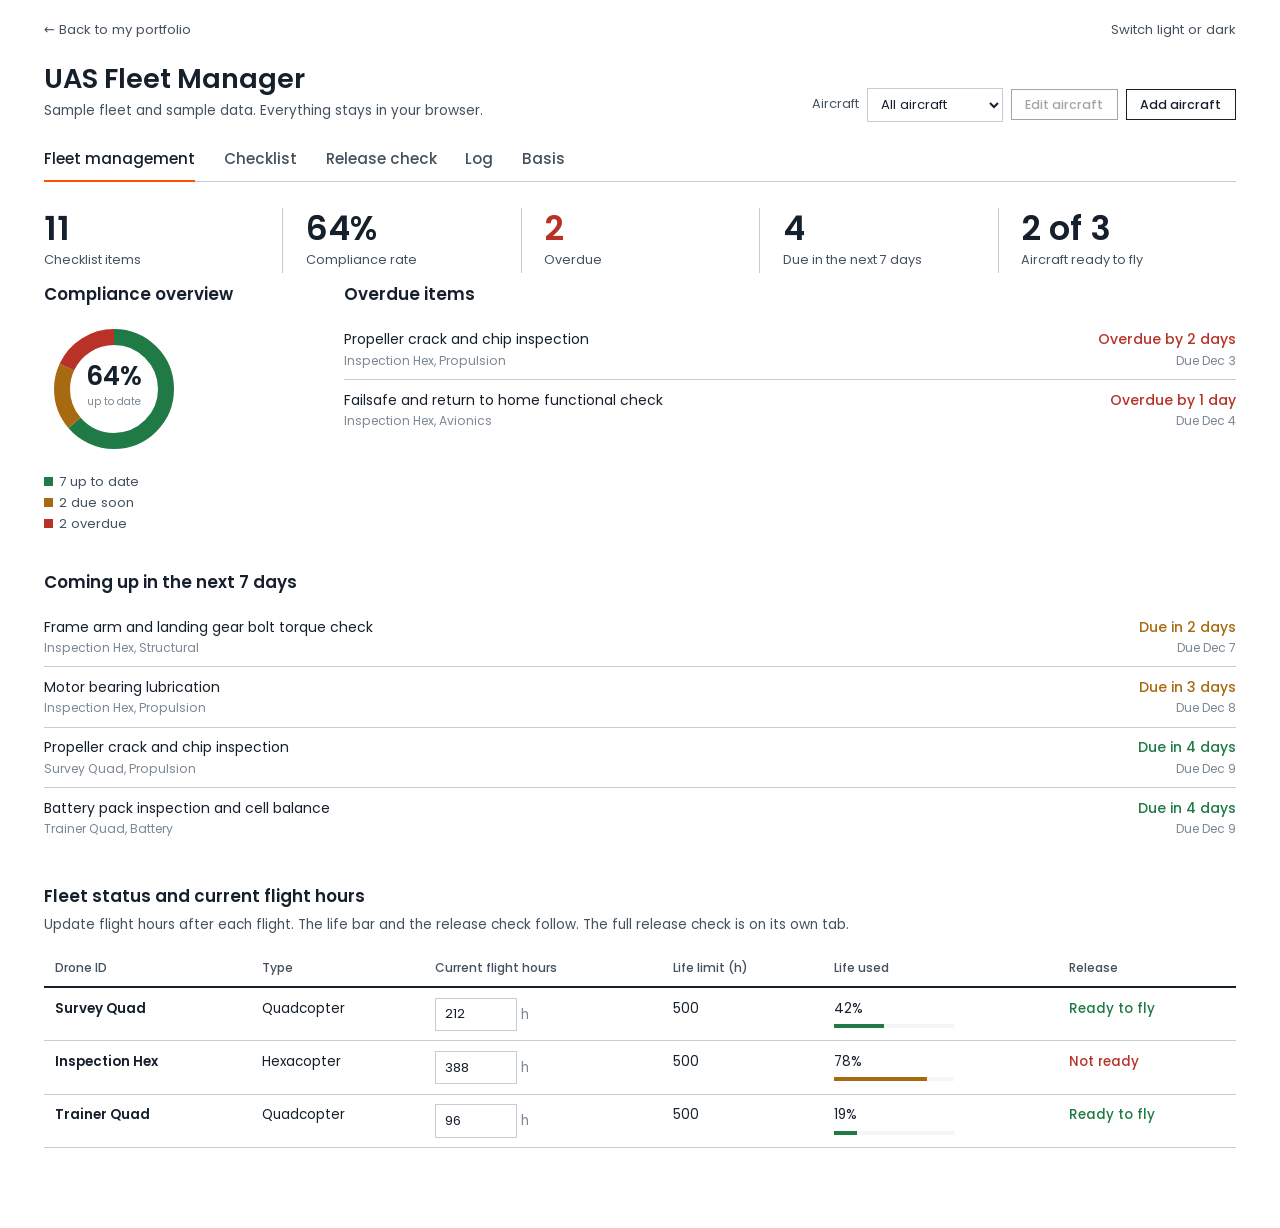
<file: tools/uav-maintenance-tracker.html>
<!DOCTYPE html>
<html lang="en">
<head>
<meta charset="UTF-8">
<meta name="viewport" content="width=device-width, initial-scale=1">
<script>
(function () {
  try {
    var t = localStorage.getItem('theme');
    if (!t) t = (window.matchMedia && window.matchMedia('(prefers-color-scheme: dark)').matches) ? 'dark' : 'light';
    document.documentElement.setAttribute('data-theme', t);
  } catch (e) { document.documentElement.setAttribute('data-theme', 'light'); }
})();
</script>
<title>UAS Fleet Manager | Kevin Thomas Fernandez</title>
<meta name="description" content="A maintenance and release check tracker for small UAS. Sample data only. Built from public guidance." />
<style>
@font-face{font-family:'Poppins';src:url('../assets/fonts/Poppins-Regular.ttf') format('truetype');font-weight:400}
@font-face{font-family:'Poppins';src:url('../assets/fonts/Poppins-Medium.ttf') format('truetype');font-weight:500}
@font-face{font-family:'Poppins';src:url('../assets/fonts/Poppins-SemiBold.ttf') format('truetype');font-weight:600}
:root{--bg:#ffffff;--ink:#16202c;--muted:#44515f;--faint:#7c8894;--accent:#ff4f00;--panel:#f5f5f5;--line:#c7ccd2;--ok:#1f7a45;--warn:#a86a10;--bad:#b83227}
html[data-theme="dark"]{color-scheme:dark;--bg:#0b0f14;--ink:#e8edf2;--muted:#a9b4c0;--faint:#7d8896;--accent:#ff6a2b;--panel:#161d26;--line:#2f3b4a;--ok:#4cc38a;--warn:#e0a94a;--bad:#f0685b}
*{box-sizing:border-box}
body{margin:0;background:var(--bg);color:var(--ink);font:400 14px/1.6 "Poppins",system-ui,sans-serif}
a{color:inherit}
.wrap{max-width:1240px;margin:0 auto;padding:1.2rem 24px 5rem}
.top{display:flex;justify-content:space-between;gap:1rem;flex-wrap:wrap;font-size:.82rem}
.top a{color:var(--muted);text-decoration:none}.top a:hover{color:var(--accent)}
.head{display:flex;justify-content:space-between;align-items:flex-end;gap:1.5rem;flex-wrap:wrap;margin:1.4rem 0 1rem}
h1{font-size:1.7rem;font-weight:600;margin:0;line-height:1.2}
.bar-sel{display:flex;gap:.5rem;align-items:center;flex-wrap:wrap}
.bar-sel label{font-size:.8rem;color:var(--muted)}
.btn{background:transparent;border:1px solid var(--ink);color:var(--ink);padding:.35rem .85rem;font:500 .78rem "Poppins",sans-serif;cursor:pointer;transition:all .2s}
.btn:hover{background:var(--ink);color:var(--bg)}
.btn.sm{padding:.15rem .55rem;font-size:.72rem}
.btn.danger{border-color:var(--bad);color:var(--bad)}.btn.danger:hover{background:var(--bad);color:#fff}
.btn[disabled]{opacity:.4;cursor:default}.btn[disabled]:hover{background:transparent;color:var(--ink)}
.fi{background:var(--bg);border:1px solid var(--line);color:var(--ink);padding:.35rem .55rem;font:400 .82rem "Poppins",sans-serif}
.fi:focus{outline:1px solid var(--accent)}
.tabs{display:flex;gap:1.8rem;border-bottom:1px solid var(--line);margin-bottom:1.6rem}
.tabs button{background:none;border:0;border-bottom:2px solid transparent;padding:.6rem 0;font:500 .95rem "Poppins",sans-serif;color:var(--muted);cursor:pointer;margin-bottom:-1px}
.tabs button.on{color:var(--ink);border-bottom-color:var(--accent)}
.pane{display:none}.pane.on{display:block}
h2{font-size:1.05rem;font-weight:600;margin:2.2rem 0 .7rem}
h2:first-child{margin-top:0}
.sub{color:var(--muted);font-size:.85rem;margin:-.4rem 0 .8rem}
.stats{display:flex;flex-wrap:wrap;margin:0 0 .5rem}
.stat{flex:1 1 150px;padding:.2rem 1.4rem;border-left:1px solid var(--line)}
.stat:first-child{border-left:0;padding-left:0}
.stat b{display:block;font-size:2.1rem;font-weight:600;line-height:1.1}
.stat span{font-size:.8rem;color:var(--muted)}
.cols{display:grid;grid-template-columns:260px 1fr;gap:2.5rem;align-items:start}
@media(max-width:820px){.cols{grid-template-columns:1fr}}
.donut{display:flex;flex-direction:column;align-items:flex-start;gap:.7rem}
.legend{font-size:.82rem;color:var(--muted)}
.legend i{display:inline-block;width:9px;height:9px;margin-right:.4rem}
.list .it{display:flex;justify-content:space-between;gap:1rem;padding:.55rem 0;border-bottom:1px solid var(--line)}
.list .it:last-child{border-bottom:0}
.list small{display:block;color:var(--faint);font-size:.76rem}
.empty{color:var(--faint);font-size:.88rem;padding:.4rem 0}
.t{color:var(--faint)}
.late{color:var(--bad);font-weight:500;white-space:nowrap}
.soon{color:var(--warn);font-weight:500;white-space:nowrap}
.okc{color:var(--ok);font-weight:500;white-space:nowrap}
table{border-collapse:collapse;width:100%}
th{font-weight:500;font-size:.76rem;color:var(--muted);text-align:left;padding:.55rem .7rem;border-bottom:2px solid var(--ink);white-space:nowrap}
td{padding:.6rem .7rem;border-bottom:1px solid var(--line);vertical-align:top;font-size:.84rem}
td small{display:block;color:var(--faint);font-size:.74rem}
.tw{overflow-x:auto}
.mono{font-variant-numeric:tabular-nums;white-space:nowrap}
.bar{height:4px;background:var(--panel);width:120px;margin-top:.3rem}
.bar i{display:block;height:100%;background:var(--ok)}.bar i.w{background:var(--warn)}.bar i.b{background:var(--bad)}
.hrs{width:82px}
.rel{margin:0 0 1.4rem}
.rel h3{font-size:.95rem;font-weight:600;margin:0 0 .3rem;display:flex;gap:.8rem;align-items:baseline;flex-wrap:wrap}
.rel ul{list-style:none;margin:0 0 .4rem;padding:0}
.rel li{display:flex;gap:.6rem;padding:.12rem 0;font-size:.86rem}
.rel .m{width:1rem;font-weight:600;flex:none}
.m.p{color:var(--ok)}.m.f{color:var(--bad)}.m.w{color:var(--warn)}
.rel .dv{display:flex;gap:.5rem;align-items:center;flex-wrap:wrap;padding:.25rem 0;font-size:.84rem}
.rel .dv .fi{flex:1;min-width:200px}
.tools{display:flex;gap:.5rem;flex-wrap:wrap;margin-bottom:.9rem}
.tools .fi{min-width:130px}
.tools .grow{flex:1;min-width:180px}
.overlay{position:fixed;inset:0;background:rgba(8,12,18,.72);display:none;align-items:center;justify-content:center;z-index:50;padding:16px}
.overlay.on{display:flex}
.modal{background:var(--bg);border:1px solid var(--line);width:min(520px,100%);max-height:92vh;overflow:auto;padding:1.4rem}
.modal h3{margin:0 0 .2rem;font-size:1.1rem;font-weight:600}
.modal p.s{margin:0 0 .9rem;color:var(--muted);font-size:.82rem}
.fg{margin-bottom:.75rem}.fg label{display:block;font-size:.78rem;color:var(--muted);margin-bottom:.2rem}
.fg .fi{width:100%}
.f2{display:grid;grid-template-columns:1fr 1fr;gap:.7rem}
.foot{display:flex;justify-content:flex-end;gap:.5rem;margin-top:.6rem}
.warnbox{border-left:3px solid var(--bad);padding:.4rem .7rem;font-size:.82rem;margin-bottom:.8rem;color:var(--bad)}
#toast{position:fixed;left:50%;bottom:22px;transform:translateX(-50%);background:var(--ink);color:var(--bg);padding:.5rem 1rem;font-size:.85rem;display:none;z-index:60}
.about{max-width:760px}.about p{color:var(--muted);font-size:.88rem;margin:0 0 .8rem}.about b{color:var(--ink);font-weight:500}
</style>
</head>
<body>
<div class="wrap">
  <div class="top"><a href="../index.html#web-applications">&larr; Back to my portfolio</a><a href="#" id="themeBtn">Switch light or dark</a></div>
  <div class="head">
    <div><h1>UAS Fleet Manager</h1><div class="sub" style="margin:.3rem 0 0">Sample fleet and sample data. Everything stays in your browser.</div></div>
    <div class="bar-sel"><label for="acSel">Aircraft</label><select class="fi" id="acSel"></select>
      <button class="btn" id="editAcBtn" type="button">Edit aircraft</button><button class="btn" id="addAcBtn" type="button">Add aircraft</button></div>
  </div>
  <div class="tabs"><button class="on" data-tab="fleet" type="button">Fleet management</button><button data-tab="check" type="button">Checklist</button><button data-tab="release" type="button">Release check</button><button data-tab="hist" type="button">Log</button><button data-tab="basis" type="button">Basis</button></div>

  <section class="pane on" id="p-fleet">
    <div class="stats" id="stats"></div>
    <div class="cols">
      <div><h2>Compliance overview</h2><div class="donut" id="donut"></div></div>
      <div><h2>Overdue items</h2><div class="list" id="overdue"></div></div>
    </div>
    <h2>Coming up in the next 7 days</h2><div class="list" id="upcoming"></div>
    <h2>Fleet status and current flight hours</h2>
    <p class="sub">Update flight hours after each flight. The life bar and the release check follow. The full release check is on its own tab.</p>
    <div class="tw"><table><thead><tr><th>Drone ID</th><th>Type</th><th>Current flight hours</th><th>Life limit (h)</th><th>Life used</th><th>Release</th></tr></thead><tbody id="fleetBody"></tbody></table></div>
  </section>

  <section class="pane" id="p-check">
    <div class="tools">
      <input class="fi grow" id="q" type="search" placeholder="Search the checklist">
      <select class="fi" id="fFreq"></select><select class="fi" id="fCat"></select>
      <select class="fi" id="fStat"><option value="">Any status</option><option value="over">Overdue</option><option value="soon">Due soon</option><option value="ok">Up to date</option></select>
      <button class="btn" id="addItemBtn" type="button">Add checklist item</button>
      <button class="btn" id="exportBtn" type="button">Download CSV</button>
    </div>
    <div class="tw"><table><thead><tr><th>Drone ID</th><th>Item and category</th><th>Frequency</th><th>Last done</th><th>Next due</th><th>Status</th><th>Action</th><th>Criteria</th><th>Notes</th></tr></thead><tbody id="items"></tbody></table></div>
  </section>

  <section class="pane" id="p-release">
    <div class="tools" style="align-items:center"><label for="relSel" style="font-size:.85rem;color:var(--muted)">Show the release check for</label><select class="fi" id="relSel"></select></div>
    <p class="sub">Is this aircraft ready to fly today? The checks below follow the ideas in FAA AC 25-7D.</p>
    <div id="gates"></div>
  </section>

  <section class="pane" id="p-basis">
    <p class="sub">The reasoning behind the release check and the due dates, and where it comes from.</p>
    <h2>How the checks are worked out</h2>
    <div class="about">
      <p><b>Intervals tighten as parts age.</b> Past 75 percent of a part's life the interval drops to 75 percent of normal, and past 90 percent to half. This follows the idea in FAA AC 25-7D (paragraph 15.2.2.2) that inspections should get more frequent as life accumulates.</p>
      <p><b>Functional checks count toward readiness.</b> AC 25-7D (paragraph 4.4.9.2.5) treats the frequency of functional and ground checks as part of judging reliability, so an overdue functional check keeps an aircraft from being marked ready.</p>
      <p><b>The aircraft has to match its baseline.</b> AC 25-7D (paragraph 3.1.2.4, from 14 CFR 21.35) says a test aircraft must conform to its design for the test being flown, and any difference must be shown not to matter. Each aircraft has a baseline check and a list of differences that each need a note.</p>
      <p>AC 25-7D covers transport category airplanes. I borrowed its ideas for small UAS as a working example. It is not an approved maintenance program and does not replace a manufacturer's manual or an operator's procedures.</p>
    </div>
    <h2>References</h2>
    <div class="about">
      <p><a href="https://www.faa.gov/regulations_policies/advisory_circulars/index.cfm/go/document.information/documentid/1033309" target="_blank" rel="noopener">FAA Advisory Circular 25-7D, Flight Test Guide for Certification of Transport Category Airplanes, Including Change 1</a></p>
      <p><a href="https://flighttestsafety.org/rag/rag.php" target="_blank" rel="noopener">FTSC RAG Search Tool, Flight Test Safety Committee</a></p>
    </div>
  </section>

  <section class="pane" id="p-hist">
    <div class="tools"><input class="fi grow" id="hq" type="search" placeholder="Search the log"><button class="btn" id="exportLogBtn" type="button">Download log as CSV</button><button class="btn danger" id="clearHist" type="button">Clear log</button></div>
    <div class="tw"><table><thead><tr><th>Time</th><th>Drone ID</th><th>Item</th><th>Frequency</th><th>By</th><th>Result</th><th>Notes</th><th>Evidence</th></tr></thead><tbody id="hbody"></tbody></table></div>
  </section>
</div>

<div class="overlay" id="cmpModal"><div class="modal">
  <h3>Log completion</h3><p class="s" id="cmpTitle"></p>
  <div class="f2"><div class="fg"><label>Date done</label><input class="fi" id="cmpDate" type="date"></div>
  <div class="fg"><label id="cmpByLbl">Your initials</label><input class="fi" id="cmpBy" maxlength="6" placeholder="KF"></div></div>
  <div id="cmpCrit" class="warnbox">This item needs sign-off, so initials are required.</div>
  <div class="fg"><label>Result</label><select class="fi" id="cmpRes"><option value="Pass">Pass, all checks clear</option><option value="Pass with notes">Pass with notes</option><option value="Fail">Fail, needs re-inspection</option><option value="N/A">Not applicable this cycle</option></select></div>
  <div class="fg"><label>Notes</label><textarea class="fi" id="cmpNotes" rows="3" placeholder="What you found"></textarea></div>
  <div class="fg"><label>Photo or evidence link (optional)</label><input class="fi" id="cmpLink" type="url" placeholder="https://"></div>
  <div class="foot"><button class="btn" data-close type="button">Cancel</button><button class="btn" id="cmpOk" type="button">Save</button></div>
</div></div>

<div class="overlay" id="itemModal"><div class="modal">
  <h3 id="itHead">Add checklist item</h3><p class="s">The next due date comes from the last done date and the frequency.</p>
  <div class="f2"><div class="fg"><label>Drone ID</label><select class="fi" id="nAc"></select></div>
  <div class="fg"><label>Category</label><select class="fi" id="nCat"></select></div></div>
  <div class="fg"><label>Item</label><input class="fi" id="nName" placeholder="Propeller crack and chip inspection"></div>
  <div class="f2"><div class="fg"><label>Check type</label><select class="fi" id="nType"><option>Inspection</option><option>Functional check</option><option>Servicing</option><option>Replacement</option></select></div>
  <div class="fg"><label>Frequency</label><select class="fi" id="nFreq"></select></div></div>
  <div class="f2"><div class="fg" id="nDaysWrap"><label>Custom interval (days)</label><input class="fi" id="nDays" type="number" min="1" value="30"></div>
  <div class="fg"><label>Last done</label><input class="fi" id="nLast" type="date"></div></div>
  <div class="fg"><label>Criteria, what passing looks like</label><textarea class="fi" id="nCrit" rows="2" placeholder="No cracks, chips or delamination"></textarea></div>
  <div class="f2"><div class="fg"><label>Life used (hours or cycles)</label><input class="fi" id="nUsed" type="number" min="0" value="0"></div>
  <div class="fg"><label>Life limit (0 for none)</label><input class="fi" id="nMax" type="number" min="0" value="0"></div></div>
  <div class="fg"><label><input type="checkbox" id="nSign"> Needs sign-off initials</label></div>
  <div class="foot"><button class="btn danger" id="itDel" type="button" style="margin-right:auto">Delete item</button><button class="btn" data-close type="button">Cancel</button><button class="btn" id="nOk" type="button">Save</button></div>
</div></div>

<div class="overlay" id="acModal"><div class="modal">
  <h3 id="acHead">Add aircraft</h3><p class="s">Flight hours and the life limit drive the life bar and the release check.</p>
  <div class="f2"><div class="fg"><label>Drone ID</label><input class="fi" id="aName" placeholder="Survey Quad"></div>
  <div class="fg"><label>Type</label><input class="fi" id="aType" placeholder="Quadcopter, fixed wing"></div></div>
  <div class="f2"><div class="fg"><label>Current flight hours</label><input class="fi" id="aHours" type="number" min="0" step="0.1" value="0"></div>
  <div class="fg"><label>Airframe life limit (hours)</label><input class="fi" id="aLife" type="number" min="1" value="500"></div></div>
  <div class="fg" id="aStarterWrap"><label><input type="checkbox" id="aStarter" checked> Start with a basic checklist (propeller, battery, failsafe, frame)</label></div>
  <div class="foot"><button class="btn danger" id="aDel" type="button" style="margin-right:auto">Remove aircraft</button><button class="btn" data-close type="button">Cancel</button><button class="btn" id="aOk" type="button">Save</button></div>
</div></div>
<div id="toast"></div>
<script>
(function(){
'use strict';
var KEY='uasmt_v3';
var TODAY=new Date();TODAY.setHours(0,0,0,0);
var MON=['Jan','Feb','Mar','Apr','May','Jun','Jul','Aug','Sep','Oct','Nov','Dec'];
var FREQ={'Weekly':7,'Biweekly':14,'Monthly':30,'6 Weeks':42,'Bi-monthly':60,'As released':0,'Custom':0};
var CATS=['Structural','Propulsion','Battery','Avionics','Firmware','Payload','Other'];
function iso(d){var x=new Date(d);return x.getFullYear()+'-'+String(x.getMonth()+1).padStart(2,'0')+'-'+String(x.getDate()).padStart(2,'0');}
function addD(s,n){var d=new Date(s+'T00:00:00');d.setDate(d.getDate()+n);return iso(d);}
function daysTo(s){return Math.round((new Date(s+'T00:00:00')-TODAY)/86400000);}
function ago(n){return iso(new Date(TODAY.getTime()-n*86400000));}
function fmt(s){if(!s)return '';var d=new Date(s+'T00:00:00');return MON[d.getMonth()]+' '+d.getDate();}
function plural(n,w){return n+' '+w+(n===1?'':'s');}
function esc(s){return String(s==null?'':s).replace(/[&<>"]/g,function(c){return {'&':'&amp;','<':'&lt;','>':'&gt;','"':'&quot;'}[c];});}
function $(id){return document.getElementById(id);}

function seed(){
  function T(id,ac,name,cat,type,freq,last,crit,sign,used,max){return {id:id,ac:ac,name:name,cat:cat,type:type,freq:freq,days:FREQ[freq]||30,last:last,crit:crit,used:used||0,max:max||0,sign:!!sign,result:'Pass',notes:''};}
  var P='No cracks, chips, bends or delamination. Hub and bolts tight.',B='No swelling, heat marks or damaged leads. Cell voltage spread inside the maker limit.',F='Aircraft reacts to link loss and low battery as configured.',A='No cracks, loose or stripped bolts. Arms and gear seated.';
  return {next:20,initials:'',
    aircraft:[
      {id:'Survey Quad',type:'Quadcopter',hours:212,life:500,conforms:true,deviations:[]},
      {id:'Inspection Hex',type:'Hexacopter',hours:388,life:500,conforms:true,deviations:[{text:'Aftermarket antenna mount fitted',noEffect:''}]},
      {id:'Trainer Quad',type:'Quadcopter',hours:96,life:500,conforms:true,deviations:[]}],
    tasks:[
      T(1,'Survey Quad','Propeller crack and chip inspection','Propulsion','Inspection','Weekly',ago(3),P,true),
      T(2,'Survey Quad','Battery pack inspection and cell balance','Battery','Inspection','Monthly',ago(12),B,false,35,50),
      T(3,'Survey Quad','Failsafe and return to home functional check','Avionics','Functional check','Biweekly',ago(6),F,true),
      T(4,'Inspection Hex','Propeller crack and chip inspection','Propulsion','Inspection','Weekly',ago(9),P,true),
      T(5,'Inspection Hex','Motor bearing lubrication','Propulsion','Servicing','Monthly',ago(20),'Bearings spin freely and quietly, no roughness.',false,400,500),
      T(6,'Inspection Hex','Frame arm and landing gear bolt torque check','Structural','Inspection','Monthly',ago(28),A,false),
      T(7,'Inspection Hex','Failsafe and return to home functional check','Avionics','Functional check','Biweekly',ago(15),F,true),
      T(8,'Trainer Quad','Flight controller firmware verified against baseline','Firmware','Inspection','As released',ago(30),'Firmware version and parameters match the baseline record.',false),
      T(9,'Trainer Quad','ESC calibration check','Propulsion','Functional check','Bi-monthly',ago(41),'All motors start together and respond evenly.',false),
      T(10,'Trainer Quad','GPS antenna and connector inspection','Avionics','Inspection','Monthly',ago(10),'Connector seated, cable undamaged, lock acquired quickly.',false),
      T(11,'Trainer Quad','Battery pack inspection and cell balance','Battery','Inspection','Monthly',ago(26),B,false,12,50)],
    history:[]};
}
var S,sel='',relSel='';
function load(){try{var r=localStorage.getItem(KEY);S=r?JSON.parse(r):seed();}catch(e){S=seed();}}
function save(){try{localStorage.setItem(KEY,JSON.stringify(S));}catch(e){}}

/* interval logic: tightens as life is used (AC 25-7D 15.2.2.2 idea) */
function frac(t){return t.max>0?t.used/t.max:0;}
function factor(t){var f=frac(t);return f>=0.9?0.5:f>=0.75?0.75:1;}
function base(t){return t.freq==='Custom'||!FREQ.hasOwnProperty(t.freq)?t.days:FREQ[t.freq];}
function eff(t){var b=base(t);return b?Math.max(1,Math.round(b*factor(t))):0;}
function due(t){if(t.result==='Fail')return iso(TODAY);var e=eff(t);return e?addD(t.last,e):'';}
function stat(t){var d=due(t);if(!d)return 'ok';var n=daysTo(d);return n<0?'over':n<=3?'soon':'ok';}
function mine(){return S.tasks.filter(function(t){return !sel||t.ac===sel;});}
function fleet(){return S.aircraft.filter(function(a){return !sel||a.id===sel;});}
function toast(m){var t=$('toast');t.textContent=m;t.style.display='block';clearTimeout(toast._t);toast._t=setTimeout(function(){t.style.display='none';},2400);}
function when(d){return d<0?'Overdue by '+plural(-d,'day'):d===0?'Due today':'Due in '+plural(d,'day');}
function stTxt(t){var s=stat(t);if(t.result==='Fail')return '<span class="late">Failed, re-inspect</span>';var d=due(t);return s==='over'?'<span class="late">'+when(daysTo(d))+'</span>':s==='soon'?'<span class="soon">'+when(daysTo(d))+'</span>':'<span class="okc">Up to date</span>';}

/* ---------- release check (AC 25-7D ideas) ---------- */
function gate(a){
  var items=[],ok=true,m=S.tasks.filter(function(t){return t.ac===a.id;});
  function add(k,x){items.push({k:k,text:x});if(k==='f')ok=false;}
  var lc=m.filter(function(t){return t.sign&&stat(t)==='over';});
  var lf=m.filter(function(t){return t.type==='Functional check'&&stat(t)==='over';});
  var fl=m.filter(function(t){return t.result==='Fail';});
  var lo=m.filter(function(t){return !t.sign&&t.type!=='Functional check'&&stat(t)==='over';});
  if(lc.length)lc.forEach(function(t){add('f','Sign-off item overdue: '+t.name);});else add('p','No sign-off items overdue');
  if(lf.length)lf.forEach(function(t){add('f','Functional check overdue: '+t.name);});else add('p','Functional checks are current');
  if(fl.length)fl.forEach(function(t){add('f','Last result was a fail: '+t.name);});else add('p','No failed checks open');
  lo.forEach(function(t){add('w','Overdue, does not block flight: '+t.name);});
  if(!a.conforms)add('f','Aircraft does not match its baseline');else add('p','Aircraft matches its baseline');
  a.deviations.forEach(function(d){if(!d.noEffect||!d.noEffect.trim())add('f','Needs a note on why this does not affect the flight: '+d.text);else add('p','Difference explained: '+d.text);});
  var p=a.life>0?a.hours/a.life:0;if(p>=1)add('f','Airframe has reached its life limit');else if(p>=0.9)add('w','Airframe is past 90 percent of its life');
  return {ok:ok,items:items};
}

/* ---------- fleet management ---------- */
function donut(ok,soon,over){
  var tot=ok+soon+over;if(!tot)return '<div class="empty">No checklist items yet.</div>';
  var r=52,c=2*Math.PI*r,off=0,segs='';
  [[ok,'var(--ok)'],[soon,'var(--warn)'],[over,'var(--bad)']].forEach(function(x){if(!x[0])return;var l=x[0]/tot*c;segs+='<circle r="'+r+'" cx="70" cy="70" fill="none" stroke="'+x[1]+'" stroke-width="16" stroke-dasharray="'+l+' '+(c-l)+'" stroke-dashoffset="'+(-off)+'" transform="rotate(-90 70 70)"/>';off+=l;});
  return '<svg width="140" height="140" viewBox="0 0 140 140">'+segs+'<text x="70" y="66" text-anchor="middle" font-size="26" font-weight="600" fill="var(--ink)" font-family="Poppins,sans-serif">'+Math.round(ok/tot*100)+'%</text><text x="70" y="86" text-anchor="middle" font-size="10" fill="var(--faint)" font-family="Poppins,sans-serif">up to date</text></svg>'+
   '<div class="legend"><div><i style="background:var(--ok)"></i>'+ok+' up to date</div><div><i style="background:var(--warn)"></i>'+soon+' due soon</div><div><i style="background:var(--bad)"></i>'+over+' overdue</div></div>';
}
function itemRow(t){var d=due(t)?daysTo(due(t)):null;var st=(stat(t)==='ok'&&d!==null)?'<span class="okc">'+when(d)+'</span>':stTxt(t);return '<div class="it"><div>'+esc(t.name)+'<small>'+esc(t.ac)+', '+esc(t.cat)+'</small></div><div style="text-align:right">'+st+'<small>'+(due(t)?'Due '+fmt(due(t)):'')+'</small></div></div>';}
function renderFleet(){
  var m=mine(),ov=m.filter(function(t){return stat(t)==='over';}),so=m.filter(function(t){return stat(t)==='soon';}),ok=m.length-ov.length-so.length;
  var f=fleet(),ready=f.filter(function(a){return gate(a).ok;}).length;
  var wk=m.filter(function(t){var d=due(t);if(!d||t.result==='Fail')return false;var n=daysTo(d);return n>=0&&n<=7;}).sort(function(a,b){return daysTo(due(a))-daysTo(due(b));});
  $('stats').innerHTML='<div class="stat"><b>'+m.length+'</b><span>Checklist items</span></div><div class="stat"><b>'+(m.length?Math.round(ok/m.length*100):0)+'%</b><span>Compliance rate</span></div><div class="stat"><b style="color:var(--bad)">'+ov.length+'</b><span>Overdue</span></div><div class="stat"><b>'+wk.length+'</b><span>Due in the next 7 days</span></div><div class="stat"><b>'+ready+' of '+f.length+'</b><span>Aircraft ready to fly</span></div>';
  $('donut').innerHTML=donut(ok,so.length,ov.length);
  ov.sort(function(a,b){return daysTo(due(a))-daysTo(due(b));});
  $('overdue').innerHTML=ov.length?ov.slice(0,8).map(itemRow).join(''):'<div class="empty">Nothing overdue.</div>';
  $('upcoming').innerHTML=wk.length?wk.map(itemRow).join(''):'<div class="empty">Nothing due in the next 7 days.</div>';
  $('fleetBody').innerHTML=f.map(function(a){var i=S.aircraft.indexOf(a),g=gate(a),p=a.life>0?Math.min(100,Math.round(a.hours/a.life*100)):0;
    return '<tr><td><b>'+esc(a.id)+'</b></td><td>'+esc(a.type||'')+'</td><td><input class="fi hrs" type="number" min="0" step="0.1" value="'+a.hours+'" data-hrs="'+i+'"> <span class="t">h</span></td><td class="mono">'+a.life+'</td><td class="mono">'+p+'%<div class="bar"><i class="'+(p>=90?'b':p>=75?'w':'')+'" style="width:'+p+'%"></i></div></td><td>'+(g.ok?'<span class="okc">Ready to fly</span>':'<span class="late">Not ready</span>')+'</td></tr>';}).join('')||'<tr><td colspan="6" class="empty">No aircraft yet. Use Add aircraft.</td></tr>';

}

function renderRelease(){
  $('gates').innerHTML=S.aircraft.filter(function(a){return a.id===relSel;}).map(function(a){var i=S.aircraft.indexOf(a),g=gate(a);
    return '<div class="rel"><h3>'+esc(a.id)+' <span class="'+(g.ok?'okc':'late')+'" style="font-size:.85rem">'+(g.ok?'Ready to fly':'Not ready to fly')+'</span><label style="font-weight:400;font-size:.8rem;color:var(--muted)"><input type="checkbox" data-conf="'+i+'" '+(a.conforms?'checked':'')+'> Matches baseline configuration</label></h3>'+
     '<ul>'+g.items.map(function(x){return '<li><span class="m '+x.k+'">'+(x.k==='p'?'&#10003;':x.k==='f'?'&#10005;':'!')+'</span><span>'+esc(x.text)+'</span></li>';}).join('')+'</ul>'+
     a.deviations.map(function(d,di){return '<div class="dv"><span>'+esc(d.text)+'</span><input class="fi" placeholder="Why this does not affect the flight" value="'+esc(d.noEffect)+'" data-dn="'+i+':'+di+'"><button class="btn sm danger" data-dd="'+i+':'+di+'" type="button">Remove</button></div>';}).join('')+
     '<div class="dv"><input class="fi" placeholder="Note a difference from baseline, for example a swapped part" data-newdev="'+i+'"><button class="btn sm" data-adddev="'+i+'" type="button">Add</button></div></div>';}).join('');
  if(!relSel)$('gates').innerHTML='<div class="empty">Add an aircraft to run a release check.</div>';
}
/* ---------- checklist ---------- */
function fillSelects(){
  var cur=sel;
  $('acSel').innerHTML='<option value="">All aircraft</option>'+S.aircraft.map(function(a){return '<option>'+esc(a.id)+'</option>';}).join('');
  if(cur&&!S.aircraft.some(function(a){return a.id===cur;}))cur='';
  sel=cur;$('acSel').value=sel;
  $('nAc').innerHTML=S.aircraft.map(function(a){return '<option>'+esc(a.id)+'</option>';}).join('');
  var ff=$('fFreq').value,fc=$('fCat').value;
  $('fFreq').innerHTML='<option value="">Any frequency</option>'+Object.keys(FREQ).map(function(k){return '<option>'+k+'</option>';}).join('');$('fFreq').value=ff;
  $('fCat').innerHTML='<option value="">Any category</option>'+CATS.map(function(k){return '<option>'+k+'</option>';}).join('');$('fCat').value=fc;
  $('nCat').innerHTML=CATS.map(function(k){return '<option>'+k+'</option>';}).join('');
  $('nFreq').innerHTML=Object.keys(FREQ).map(function(k){return '<option>'+k+'</option>';}).join('');
  $('editAcBtn').disabled=!sel;
  if(!S.aircraft.some(function(a){return a.id===relSel;}))relSel=S.aircraft.length?S.aircraft[0].id:'';
  $('relSel').innerHTML=S.aircraft.map(function(a){return '<option>'+esc(a.id)+'</option>';}).join('');$('relSel').value=relSel;
}
function renderItems(){
  var q=$('q').value.toLowerCase(),ff=$('fFreq').value,fc=$('fCat').value,fs=$('fStat').value;
  var rows=mine().filter(function(t){
    if(ff&&t.freq!==ff)return false;if(fc&&t.cat!==fc)return false;if(fs&&stat(t)!==fs)return false;
    if(q&&(t.name+' '+t.ac+' '+t.cat+' '+(t.notes||'')).toLowerCase().indexOf(q)<0)return false;return true;
  }).sort(function(a,b){var x=due(a)||'9999',y=due(b)||'9999';return x<y?-1:x>y?1:0;});
  $('items').innerHTML=rows.map(function(t){var f=factor(t);
    return '<tr><td><b>'+esc(t.ac)+'</b></td><td>'+esc(t.name)+(t.sign?' <span style="color:var(--accent);font-size:.72rem">sign-off</span>':'')+'<small>'+esc(t.cat)+', '+esc(t.type.toLowerCase())+(t.max>0?', life '+t.used+' of '+t.max:'')+'</small></td>'+
     '<td class="mono">'+esc(t.freq==='Custom'?'Every '+t.days+' d':t.freq)+(f<1?'<small style="color:var(--warn)">now every '+eff(t)+' d, near life limit</small>':'')+'</td>'+
     '<td class="mono">'+fmt(t.last)+'</td><td class="mono">'+(due(t)?fmt(due(t)):'When released')+'</td><td>'+stTxt(t)+'</td>'+
     '<td style="white-space:nowrap"><button class="btn sm" data-cmp="'+t.id+'" type="button">Complete</button> <button class="btn sm" data-edit="'+t.id+'" type="button">Edit</button></td>'+
     '<td style="max-width:220px;color:var(--muted)">'+esc(t.criteria||'')+'</td><td style="max-width:200px;color:var(--muted)">'+esc(t.notes||'')+'</td></tr>';
  }).join('')||'<tr><td colspan="9" class="empty" style="text-align:center;padding:1.6rem">No checklist items match.</td></tr>';
}
function renderHist(){
  var q=$('hq').value.toLowerCase();
  var rows=S.history.filter(function(h){return (!sel||h.ac===sel)&&(!q||(h.task+' '+h.ac+' '+h.notes+' '+h.by).toLowerCase().indexOf(q)>=0);});
  $('hbody').innerHTML=rows.map(function(h){var c=h.result==='Fail'?'late':h.result==='Pass'?'okc':'soon';
    return '<tr><td class="mono">'+esc(h.time)+'</td><td><b>'+esc(h.ac)+'</b></td><td>'+esc(h.task)+'</td><td>'+esc(h.freq||'')+'</td><td>'+esc(h.by||'')+'</td><td><span class="'+c+'">'+esc(h.result)+'</span></td><td style="color:var(--muted)">'+esc(h.notes)+'</td><td>'+(h.link?'<a href="'+esc(h.link)+'" target="_blank" rel="noopener">Open</a>':'')+'</td></tr>';}).join('')||'<tr><td colspan="8" class="empty" style="text-align:center;padding:1.6rem">Nothing logged yet. Complete a checklist item and it shows up here.</td></tr>';
}
function renderAll(){fillSelects();renderFleet();renderRelease();renderItems();renderHist();}

/* ---------- actions ---------- */
var cmpId=null,editItem=null,editAc=null;
function byId(id){return S.tasks.filter(function(x){return x.id===id;})[0];}
function openCmp(id){var t=byId(id);if(!t)return;cmpId=id;
  $('cmpTitle').textContent=t.ac+', '+t.name+(t.criteria?'. Pass means: '+t.criteria:'');$('cmpDate').value=iso(TODAY);$('cmpBy').value=S.initials||'';$('cmpNotes').value='';$('cmpLink').value='';$('cmpRes').value='Pass';
  $('cmpCrit').style.display=t.sign?'block':'none';$('cmpByLbl').textContent=t.sign?'Sign-off initials':'Your initials';$('cmpModal').classList.add('on');}
function submitCmp(){
  var t=byId(cmpId);if(!t)return;var by=$('cmpBy').value.trim();
  if(t.sign&&!by){toast('Initials are required for a sign-off item');return;}
  var res=$('cmpRes').value;if(by)S.initials=by;
  t.last=$('cmpDate').value||iso(TODAY);t.result=(res==='N/A'?'Pass':res);t.notes=$('cmpNotes').value.trim();
  S.history.unshift({time:new Date().toISOString().replace('T',' ').slice(0,16),ac:t.ac,task:t.name,freq:t.freq==='Custom'?'Every '+t.days+' d':t.freq,by:by,result:res==='N/A'?'Not applicable':res,notes:t.notes,link:$('cmpLink').value.trim()});
  save();$('cmpModal').classList.remove('on');renderAll();toast(res==='Fail'?'Logged as a fail. The aircraft is not ready until it is re-inspected.':'Saved');
}
function showDays(){$('nDaysWrap').style.visibility=$('nFreq').value==='Custom'?'visible':'hidden';}
function openItem(id){
  if(!S.aircraft.length){toast('Add an aircraft first');return;}
  editItem=id||null;var t=id?byId(id):null;
  $('itHead').textContent=t?'Edit checklist item':'Add checklist item';$('itDel').style.display=t?'inline-block':'none';
  if(t){$('nAc').value=t.ac;$('nCat').value=t.cat;$('nName').value=t.name;$('nType').value=t.type;$('nFreq').value=t.freq;$('nDays').value=t.days;$('nLast').value=t.last;$('nCrit').value=t.criteria||'';$('nUsed').value=t.used;$('nMax').value=t.max;$('nSign').checked=!!t.sign;}
  else{$('nAc').value=sel||S.aircraft[0].id;$('nName').value='';$('nType').value='Inspection';$('nFreq').value='Monthly';$('nDays').value=30;$('nLast').value=iso(TODAY);$('nCrit').value='';$('nUsed').value=0;$('nMax').value=0;$('nSign').checked=false;}
  showDays();$('itemModal').classList.add('on');
}
function submitItem(){
  var n=$('nName').value.trim();if(!n){toast('Give the item a name');return;}
  var fr=$('nFreq').value,dd=Math.max(1,parseInt($('nDays').value,10)||30);
  var v={ac:$('nAc').value,name:n,cat:$('nCat').value,type:$('nType').value,freq:fr,days:fr==='Custom'?dd:(FREQ[fr]||30),last:$('nLast').value||iso(TODAY),criteria:$('nCrit').value.trim(),used:parseFloat($('nUsed').value)||0,max:parseFloat($('nMax').value)||0,sign:$('nSign').checked};
  if(editItem){var t=byId(editItem);Object.keys(v).forEach(function(k){t[k]=v[k];});}else{v.id=S.next++;v.result='Pass';v.notes='';S.tasks.push(v);}
  save();$('itemModal').classList.remove('on');renderAll();toast(editItem?'Item updated':'Item added');
}
function delItem(){if(!editItem||!confirm('Delete this checklist item?'))return;S.tasks=S.tasks.filter(function(x){return x.id!==editItem;});save();$('itemModal').classList.remove('on');renderAll();}
var STARTER=[['Propeller crack and chip inspection','Propulsion','Inspection','Weekly','No cracks, chips, bends or delamination. Hub and bolts tight.',true],['Battery pack inspection and cell balance','Battery','Inspection','Monthly','No swelling, heat marks or damaged leads.',false],['Failsafe and return to home functional check','Avionics','Functional check','Biweekly','Aircraft reacts to link loss and low battery as configured.',true],['Frame arm and landing gear bolt torque check','Structural','Inspection','Monthly','No cracks, loose or stripped bolts.',false]];
function openAc(i){
  editAc=(i===undefined||i===null)?null:i;var a=editAc===null?null:S.aircraft[editAc];
  $('acHead').textContent=a?'Edit aircraft':'Add aircraft';
  $('aName').value=a?a.id:'';$('aType').value=a?(a.type||''):'';$('aHours').value=a?a.hours:0;$('aLife').value=a?a.life:500;
  $('aStarterWrap').style.display=a?'none':'block';$('aDel').style.display=a?'inline-block':'none';$('acModal').classList.add('on');
}
function submitAc(){
  var name=$('aName').value.trim();if(!name){toast('Give the aircraft a Drone ID');return;}
  if(S.aircraft.some(function(x,k){return x.id.toLowerCase()===name.toLowerCase()&&k!==editAc;})){toast('That Drone ID is already in use');return;}
  var hrs=Math.max(0,parseFloat($('aHours').value)||0),life=Math.max(1,parseFloat($('aLife').value)||500),type=$('aType').value.trim();
  if(editAc!==null){var a=S.aircraft[editAc],old=a.id;a.id=name;a.type=type;a.hours=hrs;a.life=life;S.tasks.forEach(function(t){if(t.ac===old)t.ac=name;});S.history.forEach(function(h){if(h.ac===old)h.ac=name;});if(sel===old)sel=name;}
  else{S.aircraft.push({id:name,type:type,hours:hrs,life:life,conforms:true,deviations:[]});
    if($('aStarter').checked)STARTER.forEach(function(x){S.tasks.push({id:S.next++,ac:name,name:x[0],cat:x[1],type:x[2],freq:x[3],days:FREQ[x[3]],last:iso(TODAY),criteria:x[4],sign:x[5],used:0,max:0,result:'Pass',notes:''});});sel=name;}
  save();$('acModal').classList.remove('on');renderAll();toast(editAc!==null?'Aircraft updated':'Aircraft added');
}
function delAc(){var a=S.aircraft[editAc];if(!a||!confirm('Remove '+a.id+' and its checklist?'))return;S.tasks=S.tasks.filter(function(t){return t.ac!==a.id;});S.aircraft.splice(editAc,1);sel='';save();$('acModal').classList.remove('on');renderAll();toast('Aircraft removed');}
function csv(rows){return rows.map(function(r){return r.map(function(c){c=String(c==null?'':c);return /[",\n]/.test(c)?'"'+c.replace(/"/g,'""')+'"':c;}).join(',');}).join('\n');}
function dl(n,rows){var a=document.createElement('a');a.href=URL.createObjectURL(new Blob([csv(rows)],{type:'text/csv'}));a.download=n;a.click();}
function exportCsv(){var r=[['Drone ID','Item','Category','Check type','Frequency','Last done','Next due','Status','Criteria','Notes','Sign-off']];mine().forEach(function(t){r.push([t.ac,t.name,t.cat,t.type,t.freq,t.last,due(t),stat(t),t.criteria||'',t.notes||'',t.sign?'yes':'no']);});dl('uas_checklist.csv',r);}
function exportLog(){var r=[['Time','Drone ID','Item','Frequency','By','Result','Notes','Evidence']];S.history.forEach(function(h){r.push([h.time,h.ac,h.task,h.freq||'',h.by||'',h.result,h.notes||'',h.link||'']);});dl('uas_maintenance_log.csv',r);}

/* ---------- wiring ---------- */
document.querySelectorAll('.tabs button').forEach(function(b){b.addEventListener('click',function(){
  document.querySelectorAll('.tabs button').forEach(function(x){x.classList.toggle('on',x===b);});
  document.querySelectorAll('.pane').forEach(function(p){p.classList.toggle('on',p.id==='p-'+b.getAttribute('data-tab'));});});});
$('acSel').addEventListener('change',function(){sel=this.value;if(sel)relSel=sel;renderAll();});
$('relSel').addEventListener('change',function(){relSel=this.value;renderRelease();});
['q','fFreq','fCat','fStat'].forEach(function(id){$(id).addEventListener('input',renderItems);});
$('hq').addEventListener('input',renderHist);
$('nFreq').addEventListener('change',showDays);
$('addItemBtn').addEventListener('click',function(){openItem(null);});
$('addAcBtn').addEventListener('click',function(){openAc(null);});
$('editAcBtn').addEventListener('click',function(){if(sel)openAc(S.aircraft.map(function(a){return a.id;}).indexOf(sel));});
$('nOk').addEventListener('click',submitItem);$('itDel').addEventListener('click',delItem);
$('cmpOk').addEventListener('click',submitCmp);$('aOk').addEventListener('click',submitAc);$('aDel').addEventListener('click',delAc);
$('exportBtn').addEventListener('click',exportCsv);$('exportLogBtn').addEventListener('click',exportLog);
$('clearHist').addEventListener('click',function(){if(confirm('Clear the whole log?')){S.history=[];save();renderAll();}});
document.querySelectorAll('[data-close]').forEach(function(b){b.addEventListener('click',function(){b.closest('.overlay').classList.remove('on');});});
document.querySelectorAll('.overlay').forEach(function(o){o.addEventListener('click',function(e){if(e.target===o)o.classList.remove('on');});});
$('themeBtn').addEventListener('click',function(e){e.preventDefault();var n=document.documentElement.getAttribute('data-theme')==='dark'?'light':'dark';document.documentElement.setAttribute('data-theme',n);try{localStorage.setItem('theme',n);}catch(x){}});
document.addEventListener('click',function(e){
  var t=e.target,g=function(k){return t.getAttribute&&t.getAttribute(k);};
  if(g('data-cmp'))openCmp(+g('data-cmp'));
  if(g('data-edit'))openItem(+g('data-edit'));
  if(g('data-adddev')!==null&&g('data-adddev')!==''&&t.hasAttribute('data-adddev')){var i=+g('data-adddev'),inp=document.querySelector('[data-newdev="'+i+'"]');if(inp.value.trim()){S.aircraft[i].deviations.push({text:inp.value.trim(),noEffect:''});save();renderAll();}}
  if(t.hasAttribute&&t.hasAttribute('data-dd')){var p=g('data-dd').split(':');S.aircraft[+p[0]].deviations.splice(+p[1],1);save();renderAll();}
});
document.addEventListener('change',function(e){
  var t=e.target;
  if(t.hasAttribute('data-hrs')){S.aircraft[+t.getAttribute('data-hrs')].hours=Math.max(0,parseFloat(t.value)||0);save();renderAll();}
  if(t.hasAttribute('data-conf')){S.aircraft[+t.getAttribute('data-conf')].conforms=t.checked;save();renderAll();}
});
document.addEventListener('focusout',function(e){
  var t=e.target,dn=t.getAttribute&&t.getAttribute('data-dn');
  if(dn){var p=dn.split(':');S.aircraft[+p[0]].deviations[+p[1]].noEffect=t.value;save();renderFleet();renderRelease();}
});
load();renderAll();
})();
</script>
</body>
</html>
</file>
